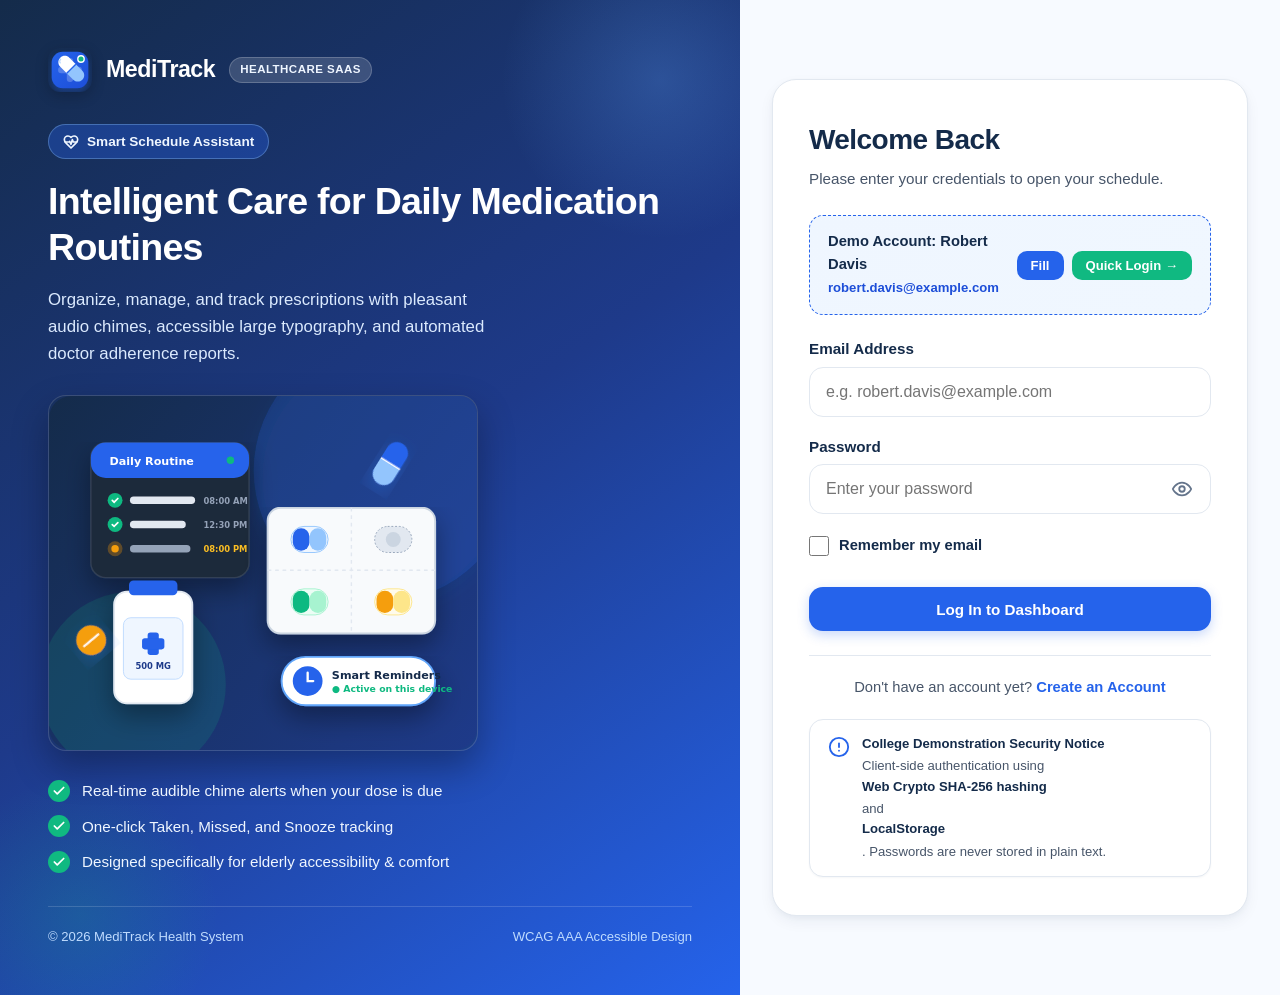
<file: login.html>
<!DOCTYPE html>
<html lang="en" data-font-size="normal">
<head>
  <meta charset="UTF-8">
  <meta name="viewport" content="width=device-width, initial-scale=1.0">
  <title>Sign In – MediTrack Healthcare</title>
  <meta name="description" content="Sign in to MediTrack – Smart Medicine Reminder to manage and track your daily prescriptions and healthcare routine.">
  <link rel="stylesheet" href="style.css">
  <link rel="icon" type="image/svg+xml" href="assets/images/logo.svg">
</head>
<body>

  <!-- Two-Column Healthcare SaaS Layout -->
  <div class="auth-split-container">

    <!-- Left Hero Showcase Pane -->
    <aside class="auth-hero-pane" aria-label="MediTrack Showcase">
      <div class="auth-hero-brand">
        <img src="assets/images/logo.svg" alt="MediTrack Logo" class="auth-hero-logo">
        <span class="auth-hero-brand-name">MediTrack</span>
        <span class="auth-hero-badge">Healthcare SaaS</span>
      </div>

      <div class="auth-hero-content">
        <div class="auth-hero-tag">
          <svg xmlns="http://www.w3.org/2000/svg" width="16" height="16" viewBox="0 0 24 24" fill="none" stroke="currentColor" stroke-width="2.5" stroke-linecap="round" stroke-linejoin="round"><path d="M19 14c1.49-1.46 3-3.21 3-5.5A5.5 5.5 0 0 0 16.5 3c-1.76 0-3 .5-4.5 2-1.5-1.5-2.74-2-4.5-2A5.5 5.5 0 0 0 2 8.5c0 2.3 1.5 4.05 3 5.5l7 7Z"/><path d="M3.22 12H9.5l.5-1 2 4.5 2-7 1.5 3.5h5.27"/></svg>
          Smart Schedule Assistant
        </div>

        <h1 class="auth-hero-title">Intelligent Care for Daily Medication Routines</h1>
        <p class="auth-hero-desc">
          Organize, manage, and track prescriptions with pleasant audio chimes, accessible large typography, and automated doctor adherence reports.
        </p>

        <!-- High-quality SVG Healthcare Graphic -->
        <div class="auth-hero-image-wrap">
          <img src="assets/images/medicine-illustration.svg" alt="Medicine Schedule Illustration">
        </div>

        <ul class="auth-feature-bullets">
          <li class="auth-feature-item">
            <span class="auth-feature-check">
              <svg xmlns="http://www.w3.org/2000/svg" width="14" height="14" viewBox="0 0 24 24" fill="none" stroke="currentColor" stroke-width="3" stroke-linecap="round" stroke-linejoin="round"><polyline points="20 6 9 17 4 12"/></svg>
            </span>
            Real-time audible chime alerts when your dose is due
          </li>
          <li class="auth-feature-item">
            <span class="auth-feature-check">
              <svg xmlns="http://www.w3.org/2000/svg" width="14" height="14" viewBox="0 0 24 24" fill="none" stroke="currentColor" stroke-width="3" stroke-linecap="round" stroke-linejoin="round"><polyline points="20 6 9 17 4 12"/></svg>
            </span>
            One-click Taken, Missed, and Snooze tracking
          </li>
          <li class="auth-feature-item">
            <span class="auth-feature-check">
              <svg xmlns="http://www.w3.org/2000/svg" width="14" height="14" viewBox="0 0 24 24" fill="none" stroke="currentColor" stroke-width="3" stroke-linecap="round" stroke-linejoin="round"><polyline points="20 6 9 17 4 12"/></svg>
            </span>
            Designed specifically for elderly accessibility & comfort
          </li>
        </ul>
      </div>

      <div class="auth-hero-footer">
        <span>© 2026 MediTrack Health System</span>
        <span>WCAG AAA Accessible Design</span>
      </div>
    </aside>

    <!-- Right Form Pane -->
    <main class="auth-form-pane">
      <div class="auth-card">
        
        <!-- Mobile Logo Header (visible on small screens) -->
        <div class="auth-card-mobile-brand">
          <img src="assets/images/logo.svg" alt="MediTrack Logo" width="36" height="36">
          <strong style="font-size: 1.3rem; color: var(--navy);">MediTrack</strong>
        </div>

        <div class="auth-header">
          <h2>Welcome Back</h2>
          <p>Please enter your credentials to open your schedule.</p>
        </div>

        <!-- Quick Demo Account Helper -->
        <div class="demo-account-box">
          <div class="demo-account-info">
            <strong>Demo Account: Robert Davis</strong>
            <span>robert.davis@example.com</span>
          </div>
          <div style="display: flex; gap: 8px; flex-shrink: 0;">
            <button type="button" class="btn-fill-demo" id="btnFillDemoLogin" title="Fill demo credentials">
              Fill
            </button>
            <button type="button" class="btn-fill-demo" id="btnQuickDemoLogin" style="background-color: var(--success);" title="Log in immediately as Robert Davis">
              Quick Login →
            </button>
          </div>
        </div>

        <!-- Alert Banners -->
        <div id="loginAlertBox" style="display: none;"></div>

        <!-- Login Form -->
        <form id="loginForm" class="auth-form" novalidate>
          <!-- Email Input -->
          <div class="form-group">
            <label class="form-label" for="loginEmail">
              <span>Email Address</span>
            </label>
            <div class="auth-input-wrapper">
              <input 
                type="email" 
                id="loginEmail" 
                class="auth-input" 
                placeholder="e.g. robert.davis@example.com" 
                autocomplete="email"
                required
              >
            </div>
            <span class="field-error-text" id="emailError">Please enter a valid email address.</span>
          </div>

          <!-- Password Input -->
          <div class="form-group">
            <label class="form-label" for="loginPassword">
              <span>Password</span>
            </label>
            <div class="auth-input-wrapper">
              <input 
                type="password" 
                id="loginPassword" 
                class="auth-input has-toggle" 
                placeholder="Enter your password" 
                autocomplete="current-password"
                required
              >
              <button 
                type="button" 
                class="btn-toggle-password" 
                id="btnTogglePassword" 
                aria-label="Toggle password visibility" 
                tabindex="-1"
              >
                <svg id="eyeIcon" xmlns="http://www.w3.org/2000/svg" width="22" height="22" viewBox="0 0 24 24" fill="none" stroke="currentColor" stroke-width="2" stroke-linecap="round" stroke-linejoin="round">
                  <path d="M2 12s3-7 10-7 10 7 10 7-3 7-10 7-10-7-10-7Z"/>
                  <circle cx="12" cy="12" r="3"/>
                </svg>
              </button>
            </div>
            <span class="field-error-text" id="passwordError">Please enter your password.</span>
          </div>

          <!-- Remember Me Checkbox -->
          <div class="auth-checkbox-row">
            <label class="custom-checkbox-label">
              <input type="checkbox" id="rememberMe">
              <span>Remember my email</span>
            </label>
          </div>

          <!-- Submit Button -->
          <button type="submit" class="btn btn-primary btn-auth-submit" id="btnLoginSubmit">
            Log In to Dashboard
          </button>
        </form>

        <!-- Navigation to Register -->
        <div class="auth-footer">
          Don't have an account yet? 
          <a href="register.html">Create an Account</a>
        </div>

        <!-- Educational Demonstration Security Notice -->
        <div class="edu-notice-card">
          <svg xmlns="http://www.w3.org/2000/svg" width="22" height="22" viewBox="0 0 24 24" fill="none" stroke="#2563EB" stroke-width="2" stroke-linecap="round" stroke-linejoin="round" style="flex-shrink: 0; margin-top: 2px;">
            <circle cx="12" cy="12" r="10"/>
            <line x1="12" x2="12" y1="8" y2="12"/>
            <line x1="12" x2="12.01" y1="16" y2="16"/>
          </svg>
          <div>
            <strong>College Demonstration Security Notice</strong>
            <span>
              Client-side authentication using <strong>Web Crypto SHA-256 hashing</strong> and <strong>LocalStorage</strong>. Passwords are never stored in plain text.
            </span>
          </div>
        </div>
      </div>
    </main>
  </div>

  <!-- Authentication Script -->
  <script src="auth.js"></script>
  <script>
    document.addEventListener('DOMContentLoaded', () => {
      // 1. If user is already authenticated, redirect to dashboard
      AuthManager.redirectIfLoggedIn();

      // 2. Pre-fill remembered email if present
      const remembered = AuthManager.getRememberedEmail();
      const emailInput = document.getElementById('loginEmail');
      const rememberCheckbox = document.getElementById('rememberMe');
      if (remembered && emailInput) {
        emailInput.value = remembered;
        if (rememberCheckbox) rememberCheckbox.checked = true;
      }

      // 3. Handle query parameters (e.g. ?logout=true or ?registered=true)
      const urlParams = new URLSearchParams(window.location.search);
      const alertBox = document.getElementById('loginAlertBox');

      if (urlParams.get('logout') === 'true') {
        showAlert('You have been logged out safely. Come back anytime!', 'info');
      } else if (urlParams.get('registered') === 'true') {
        showAlert('Account created successfully! Please log in with your credentials.', 'success');
      }

      // 4. Fill Demo Button & Quick Demo Login
      const btnFillDemo = document.getElementById('btnFillDemoLogin');
      if (btnFillDemo) {
        btnFillDemo.addEventListener('click', () => {
          emailInput.value = 'robert.davis@example.com';
          document.getElementById('loginPassword').value = 'Password123!';
          clearErrors();
        });
      }

      const btnQuickDemo = document.getElementById('btnQuickDemoLogin');
      if (btnQuickDemo) {
        btnQuickDemo.addEventListener('click', async () => {
          emailInput.value = 'robert.davis@example.com';
          document.getElementById('loginPassword').value = 'Password123!';
          clearErrors();
          showAlert('Logging in as Robert Davis...', 'info');
          try {
            await AuthManager.loginUser('robert.davis@example.com', 'Password123!', true);
            showAlert('Login successful! Directing to dashboard...', 'success');
            setTimeout(() => {
              window.location.replace('index.html');
            }, 500);
          } catch (err) {
            showAlert(err.message, 'danger');
          }
        });
      }

      // 5. Toggle Password Visibility
      const btnToggle = document.getElementById('btnTogglePassword');
      const passInput = document.getElementById('loginPassword');
      const eyeIcon = document.getElementById('eyeIcon');

      if (btnToggle && passInput) {
        btnToggle.addEventListener('click', () => {
          const isPass = passInput.type === 'password';
          passInput.type = isPass ? 'text' : 'password';
          btnToggle.setAttribute('aria-label', isPass ? 'Hide password' : 'Show password');
          
          if (isPass) {
            eyeIcon.innerHTML = `
              <path d="m2 2 20 20"/>
              <path d="M9.88 9.88a3 3 0 1 0 4.24 4.24"/>
              <path d="M10.73 5.08A10.43 10.43 0 0 1 12 5c7 0 10 7 10 7a13.16 13.16 0 0 1-1.67 2.68"/>
              <path d="M6.61 6.61A13.526 13.526 0 0 0 2 12s3 7 10 7a9.74 9.74 0 0 0 5.39-1.61"/>
            `;
          } else {
            eyeIcon.innerHTML = `
              <path d="M2 12s3-7 10-7 10 7 10 7-3 7-10 7-10-7-10-7Z"/>
              <circle cx="12" cy="12" r="3"/>
            `;
          }
        });
      }

      // 6. Form Submission
      const form = document.getElementById('loginForm');
      if (form) {
        form.addEventListener('submit', async (e) => {
          e.preventDefault();
          clearErrors();

          const email = emailInput.value.trim();
          const password = passInput.value;
          const remember = rememberCheckbox ? rememberCheckbox.checked : false;

          let hasError = false;

          if (!email) {
            showFieldError('emailError', 'Please enter your email address.');
            emailInput.classList.add('has-error');
            hasError = true;
          } else if (!/^[^\s@]+@[^\s@]+\.[^\s@]+$/.test(email)) {
            showFieldError('emailError', 'Please enter a valid email format (e.g. name@example.com).');
            emailInput.classList.add('has-error');
            hasError = true;
          }

          if (!password) {
            showFieldError('passwordError', 'Please enter your password.');
            passInput.classList.add('has-error');
            hasError = true;
          }

          if (hasError) return;

          const submitBtn = document.getElementById('btnLoginSubmit');
          const originalText = submitBtn.textContent;
          submitBtn.disabled = true;
          submitBtn.textContent = 'Verifying...';

          try {
            await AuthManager.loginUser(email, password, remember);
            showAlert('Login successful! Directing to dashboard...', 'success');
            setTimeout(() => {
              window.location.replace('index.html');
            }, 600);
          } catch (err) {
            submitBtn.disabled = false;
            submitBtn.textContent = originalText;
            showAlert(err.message, 'danger');
          }
        });
      }

      function showAlert(msg, type) {
        if (!alertBox) return;
        alertBox.className = `auth-alert auth-alert-${type}`;
        
        let iconSvg = '';
        if (type === 'danger') {
          iconSvg = `<svg class="auth-alert-icon" xmlns="http://www.w3.org/2000/svg" width="20" height="20" viewBox="0 0 24 24" fill="none" stroke="currentColor" stroke-width="2.5" stroke-linecap="round" stroke-linejoin="round"><circle cx="12" cy="12" r="10"/><line x1="12" x2="12" y1="8" y2="12"/><line x1="12" x2="12.01" y1="16" y2="16"/></svg>`;
        } else if (type === 'success') {
          iconSvg = `<svg class="auth-alert-icon" xmlns="http://www.w3.org/2000/svg" width="20" height="20" viewBox="0 0 24 24" fill="none" stroke="currentColor" stroke-width="2.5" stroke-linecap="round" stroke-linejoin="round"><path d="M22 11.08V12a10 10 0 1 1-5.93-9.14"/><polyline points="22 4 12 14.01 9 11.01"/></svg>`;
        } else {
          iconSvg = `<svg class="auth-alert-icon" xmlns="http://www.w3.org/2000/svg" width="20" height="20" viewBox="0 0 24 24" fill="none" stroke="currentColor" stroke-width="2" stroke-linecap="round" stroke-linejoin="round"><circle cx="12" cy="12" r="10"/><path d="M12 16v-4"/><path d="M12 8h.01"/></svg>`;
        }

        alertBox.innerHTML = `${iconSvg}<div>${msg}</div>`;
        alertBox.style.display = 'flex';
      }

      function showFieldError(elemId, msg) {
        const elem = document.getElementById(elemId);
        if (elem) {
          elem.textContent = msg;
          elem.classList.add('active');
        }
      }

      function clearErrors() {
        if (alertBox) alertBox.style.display = 'none';
        document.querySelectorAll('.field-error-text').forEach(el => el.classList.remove('active'));
        document.querySelectorAll('.auth-input').forEach(el => el.classList.remove('has-error'));
      }
    });
  </script>
</body>
</html>
</file>
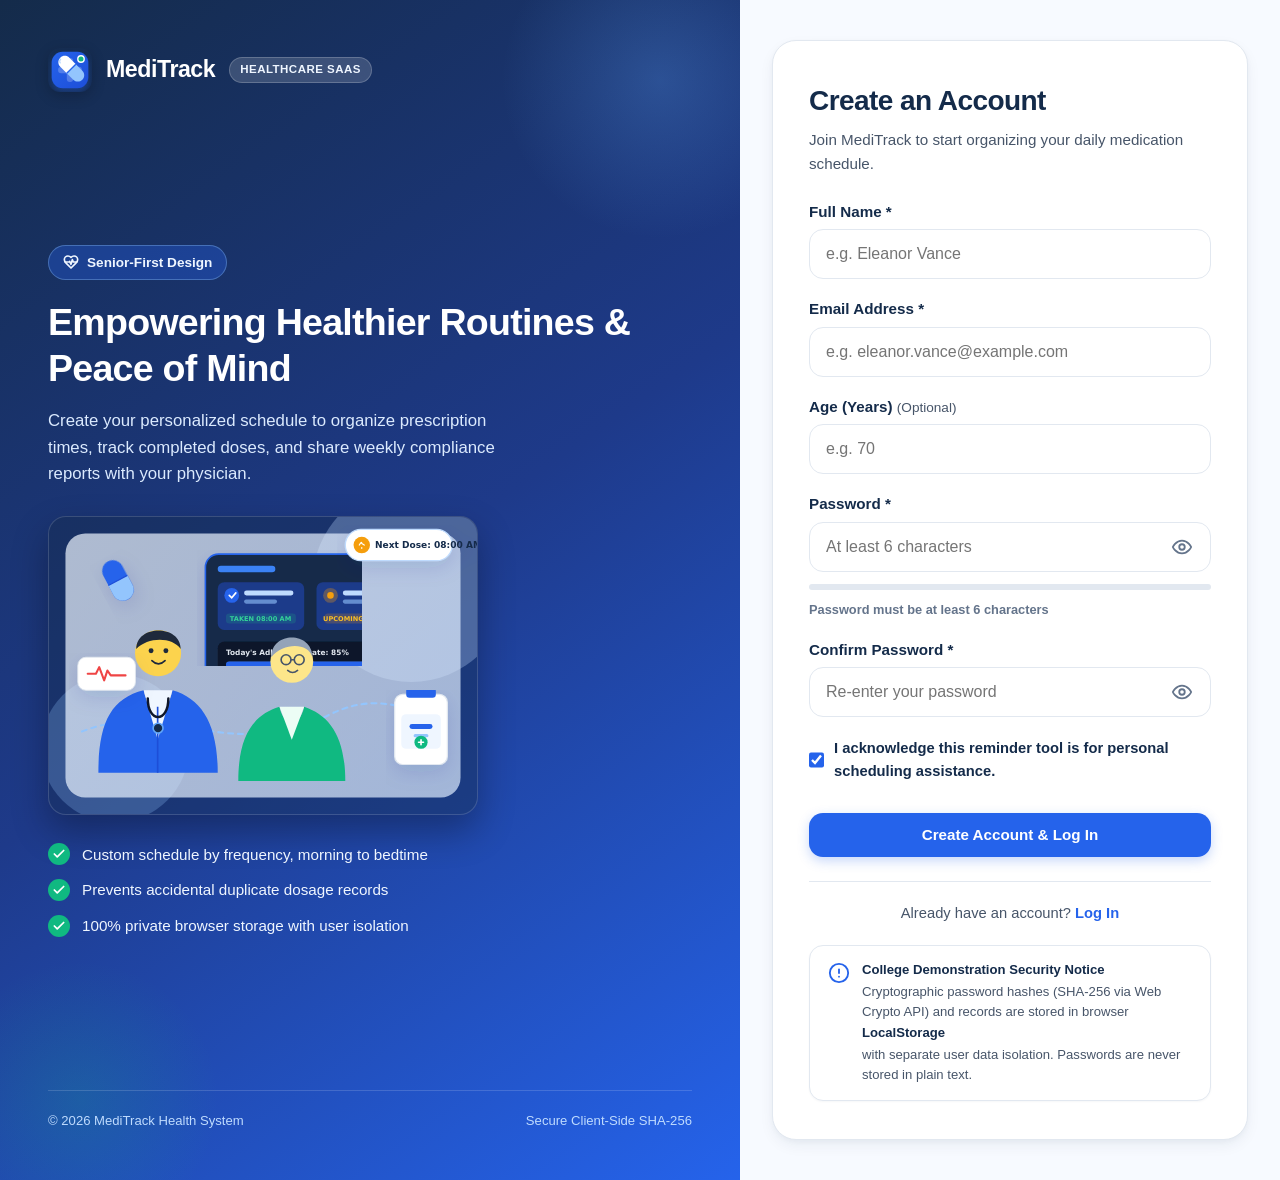
<file: register.html>
<!DOCTYPE html>
<html lang="en" data-font-size="normal">
<head>
  <meta charset="UTF-8">
  <meta name="viewport" content="width=device-width, initial-scale=1.0">
  <title>Create an Account – MediTrack Healthcare</title>
  <meta name="description" content="Register for MediTrack – Smart Medicine Reminder to manage prescriptions, set up timely reminders, and maintain healthcare routines.">
  <link rel="stylesheet" href="style.css">
  <link rel="icon" type="image/svg+xml" href="assets/images/logo.svg">
</head>
<body>

  <!-- Two-Column Healthcare SaaS Layout -->
  <div class="auth-split-container">

    <!-- Left Hero Showcase Pane -->
    <aside class="auth-hero-pane" aria-label="MediTrack Registration Showcase">
      <div class="auth-hero-brand">
        <img src="assets/images/logo.svg" alt="MediTrack Logo" class="auth-hero-logo">
        <span class="auth-hero-brand-name">MediTrack</span>
        <span class="auth-hero-badge">Healthcare SaaS</span>
      </div>

      <div class="auth-hero-content">
        <div class="auth-hero-tag">
          <svg xmlns="http://www.w3.org/2000/svg" width="16" height="16" viewBox="0 0 24 24" fill="none" stroke="currentColor" stroke-width="2.5" stroke-linecap="round" stroke-linejoin="round"><path d="M19 14c1.49-1.46 3-3.21 3-5.5A5.5 5.5 0 0 0 16.5 3c-1.76 0-3 .5-4.5 2-1.5-1.5-2.74-2-4.5-2A5.5 5.5 0 0 0 2 8.5c0 2.3 1.5 4.05 3 5.5l7 7Z"/><path d="M3.22 12H9.5l.5-1 2 4.5 2-7 1.5 3.5h5.27"/></svg>
          Senior-First Design
        </div>

        <h1 class="auth-hero-title">Empowering Healthier Routines & Peace of Mind</h1>
        <p class="auth-hero-desc">
          Create your personalized schedule to organize prescription times, track completed doses, and share weekly compliance reports with your physician.
        </p>

        <!-- High-quality SVG Healthcare Graphic -->
        <div class="auth-hero-image-wrap">
          <img src="assets/images/healthcare-hero.svg" alt="Healthcare Hero Graphic">
        </div>

        <ul class="auth-feature-bullets">
          <li class="auth-feature-item">
            <span class="auth-feature-check">
              <svg xmlns="http://www.w3.org/2000/svg" width="14" height="14" viewBox="0 0 24 24" fill="none" stroke="currentColor" stroke-width="3" stroke-linecap="round" stroke-linejoin="round"><polyline points="20 6 9 17 4 12"/></svg>
            </span>
            Custom schedule by frequency, morning to bedtime
          </li>
          <li class="auth-feature-item">
            <span class="auth-feature-check">
              <svg xmlns="http://www.w3.org/2000/svg" width="14" height="14" viewBox="0 0 24 24" fill="none" stroke="currentColor" stroke-width="3" stroke-linecap="round" stroke-linejoin="round"><polyline points="20 6 9 17 4 12"/></svg>
            </span>
            Prevents accidental duplicate dosage records
          </li>
          <li class="auth-feature-item">
            <span class="auth-feature-check">
              <svg xmlns="http://www.w3.org/2000/svg" width="14" height="14" viewBox="0 0 24 24" fill="none" stroke="currentColor" stroke-width="3" stroke-linecap="round" stroke-linejoin="round"><polyline points="20 6 9 17 4 12"/></svg>
            </span>
            100% private browser storage with user isolation
          </li>
        </ul>
      </div>

      <div class="auth-hero-footer">
        <span>© 2026 MediTrack Health System</span>
        <span>Secure Client-Side SHA-256</span>
      </div>
    </aside>

    <!-- Right Form Pane -->
    <main class="auth-form-pane">
      <div class="auth-card">

        <!-- Mobile Logo Header (visible on small screens) -->
        <div class="auth-card-mobile-brand">
          <img src="assets/images/logo.svg" alt="MediTrack Logo" width="36" height="36">
          <strong style="font-size: 1.3rem; color: var(--navy);">MediTrack</strong>
        </div>

        <div class="auth-header">
          <h2>Create an Account</h2>
          <p>Join MediTrack to start organizing your daily medication schedule.</p>
        </div>

        <!-- Alert Banners -->
        <div id="registerAlertBox" style="display: none;"></div>

        <!-- Registration Form -->
        <form id="registerForm" class="auth-form" novalidate>
          <!-- Full Name -->
          <div class="form-group">
            <label class="form-label" for="regName">
              <span>Full Name *</span>
            </label>
            <div class="auth-input-wrapper">
              <input 
                type="text" 
                id="regName" 
                class="auth-input" 
                placeholder="e.g. Eleanor Vance" 
                autocomplete="name"
                required
              >
            </div>
            <span class="field-error-text" id="nameError">Please enter your full name (minimum 2 characters).</span>
          </div>

          <!-- Email Address -->
          <div class="form-group">
            <label class="form-label" for="regEmail">
              <span>Email Address *</span>
            </label>
            <div class="auth-input-wrapper">
              <input 
                type="email" 
                id="regEmail" 
                class="auth-input" 
                placeholder="e.g. eleanor.vance@example.com" 
                autocomplete="email"
                required
              >
            </div>
            <span class="field-error-text" id="emailError">Please enter a valid email address.</span>
          </div>

          <!-- Age (Optional) -->
          <div class="form-group">
            <label class="form-label" for="regAge">
              <span>Age (Years) <span style="font-weight: normal; font-size: 0.85rem; color: var(--text-muted);">(Optional)</span></span>
            </label>
            <div class="auth-input-wrapper">
              <input 
                type="number" 
                id="regAge" 
                class="auth-input" 
                placeholder="e.g. 70" 
                min="1" 
                max="120"
              >
            </div>
          </div>

          <!-- Password -->
          <div class="form-group">
            <label class="form-label" for="regPassword">
              <span>Password *</span>
            </label>
            <div class="auth-input-wrapper">
              <input 
                type="password" 
                id="regPassword" 
                class="auth-input has-toggle" 
                placeholder="At least 6 characters" 
                autocomplete="new-password"
                required
              >
              <button 
                type="button" 
                class="btn-toggle-password" 
                id="btnToggleRegPassword" 
                aria-label="Toggle password visibility" 
                tabindex="-1"
              >
                <svg id="regEyeIcon" xmlns="http://www.w3.org/2000/svg" width="22" height="22" viewBox="0 0 24 24" fill="none" stroke="currentColor" stroke-width="2" stroke-linecap="round" stroke-linejoin="round">
                  <path d="M2 12s3-7 10-7 10 7 10 7-3 7-10 7-10-7-10-7Z"/>
                  <circle cx="12" cy="12" r="3"/>
                </svg>
              </button>
            </div>
            <!-- Password Strength Indicator -->
            <div class="password-strength-bar">
              <div class="password-strength-fill" id="strengthFill"></div>
            </div>
            <div class="password-strength-text" id="strengthText">Password must be at least 6 characters</div>
            <span class="field-error-text" id="passwordError">Password must be at least 6 characters long.</span>
          </div>

          <!-- Confirm Password -->
          <div class="form-group">
            <label class="form-label" for="regConfirmPassword">
              <span>Confirm Password *</span>
            </label>
            <div class="auth-input-wrapper">
              <input 
                type="password" 
                id="regConfirmPassword" 
                class="auth-input has-toggle" 
                placeholder="Re-enter your password" 
                autocomplete="new-password"
                required
              >
              <button 
                type="button" 
                class="btn-toggle-password" 
                id="btnToggleConfirmPassword" 
                aria-label="Toggle confirm password visibility" 
                tabindex="-1"
              >
                <svg id="confirmEyeIcon" xmlns="http://www.w3.org/2000/svg" width="22" height="22" viewBox="0 0 24 24" fill="none" stroke="currentColor" stroke-width="2" stroke-linecap="round" stroke-linejoin="round">
                  <path d="M2 12s3-7 10-7 10 7 10 7-3 7-10 7-10-7-10-7Z"/>
                  <circle cx="12" cy="12" r="3"/>
                </svg>
              </button>
            </div>
            <span class="field-error-text" id="confirmPasswordError">Passwords do not match.</span>
          </div>

          <!-- Terms / Safe Usage Acknowledgement -->
          <div class="auth-checkbox-row">
            <label class="custom-checkbox-label">
              <input type="checkbox" id="acceptTerms" required checked>
              <span>I acknowledge this reminder tool is for personal scheduling assistance.</span>
            </label>
            <span class="field-error-text" id="termsError">Please accept the acknowledgement to proceed.</span>
          </div>

          <!-- Submit Button -->
          <button type="submit" class="btn btn-primary btn-auth-submit" id="btnRegisterSubmit">
            Create Account & Log In
          </button>
        </form>

        <!-- Navigation to Login -->
        <div class="auth-footer">
          Already have an account? 
          <a href="login.html">Log In</a>
        </div>

        <!-- Educational Demonstration Security Notice -->
        <div class="edu-notice-card">
          <svg xmlns="http://www.w3.org/2000/svg" width="22" height="22" viewBox="0 0 24 24" fill="none" stroke="#2563EB" stroke-width="2" stroke-linecap="round" stroke-linejoin="round" style="flex-shrink: 0; margin-top: 2px;">
            <circle cx="12" cy="12" r="10"/>
            <line x1="12" x2="12" y1="8" y2="12"/>
            <line x1="12" x2="12.01" y1="16" y2="16"/>
          </svg>
          <div>
            <strong>College Demonstration Security Notice</strong>
            <span>
              Cryptographic password hashes (SHA-256 via Web Crypto API) and records are stored in browser <strong>LocalStorage</strong> with separate user data isolation. Passwords are never stored in plain text.
            </span>
          </div>
        </div>
      </div>
    </main>
  </div>

  <!-- Authentication Script -->
  <script src="auth.js"></script>
  <script>
    document.addEventListener('DOMContentLoaded', () => {
      // 1. If user is already authenticated, redirect to dashboard
      AuthManager.redirectIfLoggedIn();

      const form = document.getElementById('registerForm');
      const nameInput = document.getElementById('regName');
      const emailInput = document.getElementById('regEmail');
      const ageInput = document.getElementById('regAge');
      const passInput = document.getElementById('regPassword');
      const confirmInput = document.getElementById('regConfirmPassword');
      const termsCheckbox = document.getElementById('acceptTerms');
      const alertBox = document.getElementById('registerAlertBox');

      // 2. Real-time Password Strength Check
      const strengthFill = document.getElementById('strengthFill');
      const strengthText = document.getElementById('strengthText');

      if (passInput) {
        passInput.addEventListener('input', () => {
          const val = passInput.value;
          let score = 0;
          if (val.length >= 6) score++;
          if (val.length >= 9) score++;
          if (/[A-Z]/.test(val) && /[a-z]/.test(val)) score++;
          if (/[0-9]/.test(val) || /[^A-Za-z0-9]/.test(val)) score++;

          if (val.length === 0) {
            strengthFill.style.width = '0%';
            strengthFill.style.backgroundColor = 'transparent';
            strengthText.textContent = 'Password must be at least 6 characters';
            strengthText.style.color = 'var(--text-subtle)';
          } else if (val.length < 6) {
            strengthFill.style.width = '25%';
            strengthFill.style.backgroundColor = 'var(--danger)';
            strengthText.textContent = 'Too short (min 6 characters)';
            strengthText.style.color = 'var(--danger)';
          } else if (score <= 2) {
            strengthFill.style.width = '50%';
            strengthFill.style.backgroundColor = 'var(--warning)';
            strengthText.textContent = 'Moderate password strength';
            strengthText.style.color = 'var(--warning)';
          } else {
            strengthFill.style.width = '100%';
            strengthFill.style.backgroundColor = 'var(--success)';
            strengthText.textContent = 'Strong password!';
            strengthText.style.color = 'var(--success)';
          }
        });
      }

      // 3. Password visibility toggle helpers
      setupToggle('btnToggleRegPassword', 'regPassword', 'regEyeIcon');
      setupToggle('btnToggleConfirmPassword', 'regConfirmPassword', 'confirmEyeIcon');

      function setupToggle(btnId, inputId, iconId) {
        const btn = document.getElementById(btnId);
        const inp = document.getElementById(inputId);
        const icon = document.getElementById(iconId);
        if (btn && inp && icon) {
          btn.addEventListener('click', () => {
            const isPass = inp.type === 'password';
            inp.type = isPass ? 'text' : 'password';
            btn.setAttribute('aria-label', isPass ? 'Hide password' : 'Show password');
            if (isPass) {
              icon.innerHTML = `
                <path d="m2 2 20 20"/>
                <path d="M9.88 9.88a3 3 0 1 0 4.24 4.24"/>
                <path d="M10.73 5.08A10.43 10.43 0 0 1 12 5c7 0 10 7 10 7a13.16 13.16 0 0 1-1.67 2.68"/>
                <path d="M6.61 6.61A13.526 13.526 0 0 0 2 12s3 7 10 7a9.74 9.74 0 0 0 5.39-1.61"/>
              `;
            } else {
              icon.innerHTML = `
                <path d="M2 12s3-7 10-7 10 7 10 7-3 7-10 7-10-7-10-7Z"/>
                <circle cx="12" cy="12" r="3"/>
              `;
            }
          });
        }
      }

      // 4. Form Submission & Validation
      if (form) {
        form.addEventListener('submit', async (e) => {
          e.preventDefault();
          clearErrors();

          const name = nameInput.value.trim();
          const email = emailInput.value.trim();
          const age = ageInput.value.trim();
          const password = passInput.value;
          const confirmPassword = confirmInput.value;

          let hasError = false;

          // Validate Name
          if (!name || name.length < 2) {
            showFieldError('nameError', 'Please enter your full name (at least 2 characters).');
            nameInput.classList.add('has-error');
            hasError = true;
          }

          // Validate Email
          const emailRegex = /^[^\s@]+@[^\s@]+\.[^\s@]+$/;
          if (!email || !emailRegex.test(email)) {
            showFieldError('emailError', 'Please enter a valid email address (e.g. name@example.com).');
            emailInput.classList.add('has-error');
            hasError = true;
          }

          // Validate Password
          if (!password || password.length < 6) {
            showFieldError('passwordError', 'Password must be at least 6 characters long.');
            passInput.classList.add('has-error');
            hasError = true;
          }

          // Validate Confirm Password
          if (password !== confirmPassword) {
            showFieldError('confirmPasswordError', 'Passwords do not match. Please verify.');
            confirmInput.classList.add('has-error');
            hasError = true;
          }

          // Validate Terms Checkbox
          if (!termsCheckbox.checked) {
            showFieldError('termsError', 'Please acknowledge the assistance notice to proceed.');
            hasError = true;
          }

          if (hasError) return;

          const submitBtn = document.getElementById('btnRegisterSubmit');
          const originalText = submitBtn.textContent;
          submitBtn.disabled = true;
          submitBtn.textContent = 'Creating Account...';

          try {
            await AuthManager.registerUser({
              name,
              email,
              password,
              age
            });

            showAlert('Account created successfully! Redirecting to your dashboard...', 'success');
            setTimeout(() => {
              window.location.replace('index.html');
            }, 700);
          } catch (err) {
            submitBtn.disabled = false;
            submitBtn.textContent = originalText;
            showAlert(err.message, 'danger');
          }
        });
      }

      function showAlert(msg, type) {
        if (!alertBox) return;
        alertBox.className = `auth-alert auth-alert-${type}`;
        
        let iconSvg = '';
        if (type === 'danger') {
          iconSvg = `<svg class="auth-alert-icon" xmlns="http://www.w3.org/2000/svg" width="20" height="20" viewBox="0 0 24 24" fill="none" stroke="currentColor" stroke-width="2.5" stroke-linecap="round" stroke-linejoin="round"><circle cx="12" cy="12" r="10"/><line x1="12" x2="12" y1="8" y2="12"/><line x1="12" x2="12.01" y1="16" y2="16"/></svg>`;
        } else if (type === 'success') {
          iconSvg = `<svg class="auth-alert-icon" xmlns="http://www.w3.org/2000/svg" width="20" height="20" viewBox="0 0 24 24" fill="none" stroke="currentColor" stroke-width="2.5" stroke-linecap="round" stroke-linejoin="round"><path d="M22 11.08V12a10 10 0 1 1-5.93-9.14"/><polyline points="22 4 12 14.01 9 11.01"/></svg>`;
        } else {
          iconSvg = `<svg class="auth-alert-icon" xmlns="http://www.w3.org/2000/svg" width="20" height="20" viewBox="0 0 24 24" fill="none" stroke="currentColor" stroke-width="2" stroke-linecap="round" stroke-linejoin="round"><circle cx="12" cy="12" r="10"/><path d="M12 16v-4"/><path d="M12 8h.01"/></svg>`;
        }

        alertBox.innerHTML = `${iconSvg}<div>${msg}</div>`;
        alertBox.style.display = 'flex';
      }

      function showFieldError(elemId, msg) {
        const elem = document.getElementById(elemId);
        if (elem) {
          elem.textContent = msg;
          elem.classList.add('active');
        }
      }

      function clearErrors() {
        if (alertBox) alertBox.style.display = 'none';
        document.querySelectorAll('.field-error-text').forEach(el => el.classList.remove('active'));
        document.querySelectorAll('.auth-input').forEach(el => el.classList.remove('has-error'));
      }
    });
  </script>
</body>
</html>
</file>
<file: style.css>
/* ==========================================================================
   MediTrack – Smart Medicine Reminder
   Design Direction: Premium Healthcare SaaS Product
   Color Palette:
     - Primary: #2563EB (Royal SaaS Blue)
     - Dark Navy: #142B4A (Deep Medical Navy)
     - Light Blue: #EFF6FF (Soft Tint)
     - Background: #F7FAFF (Crisp Clean SaaS Background)
     - White Cards: #FFFFFF
     - Green (Completed): #10B981
     - Orange (Upcoming): #F59E0B
     - Red (Missed): #EF4444
   ========================================================================== */

:root {
  /* Brand Primary Colors */
  --primary: #2563EB;        /* Royal SaaS Blue */
  --primary-hover: #1D4ED8;  /* Blue 700 */
  --primary-dark: #1E40AF;   /* Blue 800 */
  --primary-light: #EFF6FF;  /* Blue 50 - Healthcare Soft Tint */
  --primary-subtle: #F0F7FF;
  --primary-border: #DBEAFE; /* Blue 200 */
  --primary-ring: rgba(37, 99, 235, 0.2);

  /* Deep Medical Navy */
  --navy: #142B4A;
  --navy-light: #1E3A8A;
  --navy-subtle: #1E293B;
  --navy-border: #2A4365;

  /* Status Colors */
  --success: #10B981;        /* Emerald 500 - Completed / Taken */
  --success-hover: #059669;  /* Emerald 600 */
  --success-bg: #ECFDF5;     /* Emerald 50 */
  --success-border: #A7F3D0; /* Emerald 200 */
  --success-text: #065F46;

  --warning: #F59E0B;        /* Amber 500 - Upcoming / Pending */
  --warning-hover: #D97706;  /* Amber 600 */
  --warning-bg: #FFFBEB;     /* Amber 50 */
  --warning-border: #FDE68A; /* Amber 200 */
  --warning-text: #92400E;

  --danger: #EF4444;         /* Red 500 - Missed */
  --danger-hover: #DC2626;   /* Red 600 */
  --danger-bg: #FEF2F2;      /* Red 50 */
  --danger-border: #FECACA;  /* Red 200 */
  --danger-text: #991B1B;

  --info: #0EA5E9;
  --info-bg: #F0F9FF;

  /* SaaS Backgrounds & Neutrals */
  --bg-page: #F7FAFF;        /* Crisp modern SaaS background */
  --bg-card: #FFFFFF;        /* Pure white cards */
  --bg-muted: #F1F5F9;       /* Slate 100 */
  --bg-input: #FFFFFF;

  --text-main: #142B4A;      /* Deep Navy - High Contrast & Sharp Readability */
  --text-body: #1E293B;      /* Slate 800 */
  --text-muted: #475569;     /* Slate 600 */
  --text-subtle: #64748B;    /* Slate 500 */

  --border-color: #E2E8F0;   /* Slate 200 */
  --border-light: #F1F5F9;

  /* Tag Colors */
  --color-blue: #2563EB;
  --color-teal: #0D9488;
  --color-amber: #D97706;
  --color-purple: #7C3AED;
  --color-rose: #E11D48;
  --color-cyan: #0284C7;

  /* Modern SaaS Shadows & Radii */
  --radius-xs: 6px;
  --radius-sm: 10px;
  --radius-md: 14px;
  --radius-lg: 18px;
  --radius-xl: 24px;
  --radius-full: 9999px;

  --shadow-xs: 0 1px 2px rgba(20, 43, 74, 0.04);
  --shadow-sm: 0 2px 4px rgba(20, 43, 74, 0.05);
  --shadow-md: 0 6px 16px -2px rgba(20, 43, 74, 0.07), 0 2px 6px -1px rgba(20, 43, 74, 0.04);
  --shadow-lg: 0 14px 28px -4px rgba(20, 43, 74, 0.09), 0 6px 12px -2px rgba(20, 43, 74, 0.05);
  --shadow-card: 0 4px 14px rgba(20, 43, 74, 0.05);
  --shadow-glow: 0 0 24px rgba(37, 99, 235, 0.18);

  /* Typography */
  --font-base-size: 16px;
  --font-family: -apple-system, BlinkMacSystemFont, "Inter", "Segoe UI", Roboto, "Helvetica Neue", Arial, sans-serif;
  --transition-smooth: all 0.2s cubic-bezier(0.16, 1, 0.3, 1);
}

/* Accessibility: Font Scaling */
html[data-font-size="large"] {
  --font-base-size: 18.5px;
}
html[data-font-size="xlarge"] {
  --font-base-size: 21px;
}

/* Accessibility: High Contrast Mode */
body.high-contrast {
  --bg-page: #FFFFFF;
  --bg-card: #FFFFFF;
  --text-main: #000000;
  --text-body: #000000;
  --text-muted: #142B4A;
  --text-subtle: #1E293B;
  --border-color: #142B4A;
  --primary: #1D4ED8;
  --primary-light: #EFF6FF;
  --success: #047857;
  --danger: #B91C1C;
  --shadow-card: 0 0 0 2px #142B4A !important;
  --shadow-md: 0 0 0 2px #142B4A !important;
}

body.high-contrast .card,
body.high-contrast .medicine-card,
body.high-contrast .reminder-card,
body.high-contrast .dose-tracker-card,
body.high-contrast .auth-card {
  border: 2px solid #142B4A !important;
}

/* ==========================================================================
   Base & Reset
   ========================================================================== */
*, *::before, *::after {
  box-sizing: border-box;
  margin: 0;
  padding: 0;
}

body {
  font-family: var(--font-family);
  font-size: var(--font-base-size);
  line-height: 1.55;
  color: var(--text-body);
  background-color: var(--bg-page);
  -webkit-font-smoothing: antialiased;
  min-height: 100vh;
}

:focus-visible {
  outline: 3px solid var(--primary);
  outline-offset: 3px;
}

/* App Layout */
.app-layout {
  display: flex;
  min-height: 100vh;
  width: 100%;
}

/* ==========================================================================
   Two-Column Login & Registration SaaS Layout
   ========================================================================== */
.auth-split-container {
  display: flex;
  min-height: 100vh;
  width: 100%;
  background-color: var(--bg-page);
}

/* Left Hero Showcase Pane (Desktop) */
.auth-hero-pane {
  flex: 1.15;
  background: linear-gradient(145deg, #142B4A 0%, #1E3A8A 50%, #2563EB 100%);
  color: #FFFFFF;
  padding: 48px;
  display: flex;
  flex-direction: column;
  justify-content: space-between;
  position: relative;
  overflow: hidden;
}

.auth-hero-pane::before {
  content: '';
  position: absolute;
  top: -80px;
  right: -80px;
  width: 320px;
  height: 320px;
  border-radius: 50%;
  background: radial-gradient(circle, rgba(96, 165, 250, 0.25) 0%, transparent 70%);
  pointer-events: none;
}

.auth-hero-pane::after {
  content: '';
  position: absolute;
  bottom: -60px;
  left: -60px;
  width: 280px;
  height: 280px;
  border-radius: 50%;
  background: radial-gradient(circle, rgba(16, 185, 129, 0.18) 0%, transparent 70%);
  pointer-events: none;
}

.auth-hero-brand {
  display: flex;
  align-items: center;
  gap: 14px;
  z-index: 2;
}

.auth-hero-logo {
  width: 44px;
  height: 44px;
  border-radius: 12px;
  box-shadow: 0 4px 14px rgba(0, 0, 0, 0.2);
}

.auth-hero-brand-name {
  font-size: 1.45rem;
  font-weight: 800;
  color: #FFFFFF;
  letter-spacing: -0.02em;
}

.auth-hero-badge {
  background: rgba(255, 255, 255, 0.16);
  backdrop-filter: blur(8px);
  color: #EFF6FF;
  font-size: 0.72rem;
  font-weight: 700;
  padding: 3px 10px;
  border-radius: 999px;
  letter-spacing: 0.04em;
  text-transform: uppercase;
  border: 1px solid rgba(255, 255, 255, 0.2);
}

.auth-hero-content {
  margin: 32px 0;
  z-index: 2;
}

.auth-hero-tag {
  display: inline-flex;
  align-items: center;
  gap: 8px;
  background: rgba(37, 99, 235, 0.35);
  border: 1px solid rgba(147, 197, 253, 0.35);
  color: #EFF6FF;
  padding: 6px 14px;
  border-radius: 999px;
  font-size: 0.85rem;
  font-weight: 600;
  margin-bottom: 20px;
}

.auth-hero-title {
  font-size: 2.35rem;
  font-weight: 800;
  line-height: 1.22;
  color: #FFFFFF;
  margin-bottom: 16px;
  letter-spacing: -0.02em;
}

.auth-hero-desc {
  font-size: 1.05rem;
  line-height: 1.6;
  color: #DBEAFE;
  max-width: 460px;
  margin-bottom: 28px;
}

.auth-hero-image-wrap {
  width: 100%;
  max-width: 430px;
  border-radius: var(--radius-lg);
  overflow: hidden;
  box-shadow: 0 16px 36px rgba(0, 0, 0, 0.3);
  border: 1px solid rgba(255, 255, 255, 0.15);
  margin-bottom: 28px;
  background: rgba(20, 43, 74, 0.4);
}

.auth-hero-image-wrap img {
  width: 100%;
  height: auto;
  display: block;
}

.auth-feature-bullets {
  list-style: none;
  display: flex;
  flex-direction: column;
  gap: 12px;
}

.auth-feature-item {
  display: flex;
  align-items: center;
  gap: 12px;
  font-size: 0.95rem;
  color: #EFF6FF;
  font-weight: 500;
}

.auth-feature-check {
  width: 22px;
  height: 22px;
  border-radius: 50%;
  background: #10B981;
  color: #FFFFFF;
  display: flex;
  align-items: center;
  justify-content: center;
  flex-shrink: 0;
}

.auth-hero-footer {
  display: flex;
  align-items: center;
  justify-content: space-between;
  padding-top: 20px;
  border-top: 1px solid rgba(255, 255, 255, 0.15);
  font-size: 0.82rem;
  color: #BFDBFE;
  z-index: 2;
}

/* Right Form Pane */
.auth-form-pane {
  flex: 0.85;
  display: flex;
  align-items: center;
  justify-content: center;
  padding: 40px 32px;
  overflow-y: auto;
}

.auth-card {
  background-color: var(--bg-card);
  border: 1px solid var(--border-color);
  border-radius: var(--radius-xl);
  padding: 38px 36px;
  box-shadow: var(--shadow-md);
  width: 100%;
  max-width: 480px;
  transition: var(--transition-smooth);
}

.auth-card-mobile-brand {
  display: none;
  align-items: center;
  gap: 10px;
  margin-bottom: 24px;
}

.auth-header {
  margin-bottom: 24px;
}

.auth-header h2 {
  font-size: 1.75rem;
  font-weight: 800;
  color: var(--text-main);
  letter-spacing: -0.02em;
  margin-bottom: 6px;
}

.auth-header p {
  font-size: 0.95rem;
  color: var(--text-muted);
}

/* One-Click Demo Helper */
.demo-account-box {
  background: linear-gradient(135deg, #EFF6FF 0%, #F0F7FF 100%);
  border: 1.5px dashed var(--primary);
  border-radius: var(--radius-md);
  padding: 14px 18px;
  margin-bottom: 22px;
  display: flex;
  align-items: center;
  justify-content: space-between;
  gap: 12px;
}

.demo-account-info strong {
  display: block;
  font-size: 0.92rem;
  color: var(--text-main);
  font-weight: 700;
}

.demo-account-info span {
  font-size: 0.82rem;
  color: var(--primary-hover);
  font-weight: 600;
}

.btn-fill-demo {
  background-color: var(--primary);
  color: #FFFFFF;
  border: none;
  padding: 7px 14px;
  border-radius: var(--radius-sm);
  font-size: 0.82rem;
  font-weight: 700;
  cursor: pointer;
  white-space: nowrap;
  transition: var(--transition-smooth);
}

.btn-fill-demo:hover {
  background-color: var(--primary-hover);
  transform: translateY(-1px);
}

/* Form Groups & Inputs */
.auth-form {
  display: flex;
  flex-direction: column;
  gap: 18px;
}

.form-group {
  display: flex;
  flex-direction: column;
  gap: 6px;
}

.form-label {
  font-size: 0.95rem;
  font-weight: 700;
  color: var(--text-main);
  display: flex;
  align-items: center;
  justify-content: space-between;
}

.auth-input-wrapper {
  position: relative;
  display: flex;
  align-items: center;
}

.auth-input,
.form-input,
.form-select,
.form-textarea {
  width: 100%;
  height: 50px;
  padding: 11px 16px;
  font-size: 1rem;
  border: 1.5px solid var(--border-color);
  border-radius: var(--radius-md);
  background-color: var(--bg-card);
  color: var(--text-main);
  font-family: inherit;
  transition: var(--transition-smooth);
}

.form-textarea {
  height: auto;
  resize: vertical;
}

.auth-input:focus,
.form-input:focus,
.form-select:focus,
.form-textarea:focus {
  border-color: var(--primary);
  box-shadow: 0 0 0 4px var(--primary-ring);
  outline: none;
}

.auth-input.has-error {
  border-color: var(--danger);
  background-color: var(--danger-bg);
}

.auth-input.has-toggle {
  padding-right: 48px;
}

.btn-toggle-password {
  position: absolute;
  right: 12px;
  background: transparent;
  border: none;
  cursor: pointer;
  color: var(--text-subtle);
  display: flex;
  align-items: center;
  justify-content: center;
  padding: 6px;
  transition: color 0.15s ease;
}

.btn-toggle-password:hover {
  color: var(--primary);
}

.field-error-text {
  font-size: 0.82rem;
  font-weight: 600;
  color: var(--danger);
  display: none;
  margin-top: 4px;
}

.field-error-text.active {
  display: block;
}

.auth-checkbox-row {
  display: flex;
  align-items: center;
  justify-content: space-between;
  margin: 2px 0 6px 0;
  flex-wrap: wrap;
  gap: 10px;
}

.custom-checkbox-label {
  display: inline-flex;
  align-items: center;
  gap: 10px;
  cursor: pointer;
  font-size: 0.92rem;
  font-weight: 600;
  color: var(--text-main);
}

.custom-checkbox-label input[type="checkbox"] {
  width: 20px;
  height: 20px;
  accent-color: var(--primary);
  cursor: pointer;
}

.btn-auth-submit {
  width: 100%;
  min-height: 52px;
  font-size: 1.05rem;
  font-weight: 800;
  border-radius: var(--radius-md);
  margin-top: 6px;
  background-color: var(--primary);
  color: #FFFFFF;
  box-shadow: 0 4px 14px rgba(37, 99, 235, 0.28);
}

.btn-auth-submit:hover {
  background-color: var(--primary-hover);
  box-shadow: 0 6px 18px rgba(37, 99, 235, 0.35);
}

.auth-footer {
  margin-top: 24px;
  padding-top: 20px;
  border-top: 1px solid var(--border-color);
  text-align: center;
  font-size: 0.92rem;
  color: var(--text-muted);
}

.auth-footer a {
  color: var(--primary);
  font-weight: 700;
  text-decoration: none;
}

.auth-footer a:hover {
  text-decoration: underline;
  color: var(--primary-hover);
}

/* Alert Banners */
.auth-alert {
  padding: 12px 16px;
  border-radius: var(--radius-md);
  margin-bottom: 20px;
  display: flex;
  align-items: flex-start;
  gap: 10px;
  font-size: 0.92rem;
  line-height: 1.45;
  animation: fadeIn 0.2s ease-in-out;
}

.auth-alert-danger {
  background-color: var(--danger-bg);
  border: 1px solid var(--danger-border);
  color: var(--danger-text);
}

.auth-alert-success {
  background-color: var(--success-bg);
  border: 1px solid var(--success-border);
  color: var(--success-text);
}

.auth-alert-info {
  background-color: var(--primary-light);
  border: 1px solid var(--primary-border);
  color: var(--primary-hover);
}

.auth-alert-icon {
  flex-shrink: 0;
  margin-top: 2px;
}

/* Educational Notice */
.edu-notice-card {
  background-color: #FFFFFF;
  border: 1px solid var(--border-color);
  border-radius: var(--radius-md);
  padding: 14px 18px;
  font-size: 0.82rem;
  color: var(--text-muted);
  box-shadow: var(--shadow-xs);
  display: flex;
  gap: 12px;
  align-items: flex-start;
  margin-top: 20px;
}

.edu-notice-card strong {
  color: var(--text-main);
  display: block;
  margin-bottom: 2px;
}

/* Password Strength Indicator */
.password-strength-bar {
  height: 6px;
  background-color: var(--border-color);
  border-radius: 999px;
  overflow: hidden;
  margin-top: 6px;
}

.password-strength-fill {
  height: 100%;
  width: 0%;
  transition: width 0.3s ease, background-color 0.3s ease;
}

.password-strength-text {
  font-size: 0.8rem;
  font-weight: 600;
  margin-top: 4px;
  color: var(--text-subtle);
}

/* ==========================================================================
   Sidebar Navigation (Healthcare SaaS Standard)
   ========================================================================== */
.sidebar {
  width: 270px;
  background-color: var(--bg-card);
  border-right: 1px solid var(--border-color);
  display: flex;
  flex-direction: column;
  position: sticky;
  top: 0;
  height: 100vh;
  z-index: 50;
  flex-shrink: 0;
  box-shadow: var(--shadow-xs);
}

.brand-section {
  padding: 22px 20px;
  display: flex;
  align-items: center;
  gap: 12px;
  border-bottom: 1px solid var(--border-color);
}

.brand-logo-img {
  width: 40px;
  height: 40px;
  border-radius: 12px;
  flex-shrink: 0;
  box-shadow: 0 4px 10px rgba(37, 99, 235, 0.2);
}

.brand-title-group h1 {
  font-size: 1.3rem;
  font-weight: 800;
  color: var(--navy);
  letter-spacing: -0.02em;
  line-height: 1.1;
}

.brand-badge {
  font-size: 0.72rem;
  font-weight: 700;
  color: var(--primary);
  background-color: var(--primary-light);
  padding: 2px 8px;
  border-radius: 999px;
  display: inline-block;
  text-transform: uppercase;
  letter-spacing: 0.04em;
  margin-top: 2px;
}

.nav-menu {
  padding: 18px 12px;
  list-style: none;
  display: flex;
  flex-direction: column;
  gap: 5px;
  flex: 1;
  overflow-y: auto;
}

.nav-link {
  display: flex;
  align-items: center;
  gap: 14px;
  padding: 12px 16px;
  color: var(--text-muted);
  text-decoration: none;
  border-radius: var(--radius-md);
  font-weight: 600;
  font-size: 0.98rem;
  transition: var(--transition-smooth);
  position: relative;
}

.nav-link:hover {
  background-color: var(--primary-subtle);
  color: var(--primary);
}

.nav-link.active {
  background-color: var(--primary-light);
  color: var(--primary);
  font-weight: 700;
  border-left: 4px solid var(--primary);
  border-radius: 4px var(--radius-md) var(--radius-md) 4px;
}

.nav-link .nav-icon {
  display: flex;
  align-items: center;
  justify-content: center;
  flex-shrink: 0;
}

.sidebar-footer {
  padding: 16px;
  border-top: 1px solid var(--border-color);
  background-color: var(--bg-card);
}

.user-profile-widget {
  display: flex;
  align-items: center;
  gap: 10px;
  padding: 10px 12px;
  background-color: var(--primary-subtle);
  border: 1px solid var(--primary-border);
  border-radius: var(--radius-md);
  margin-bottom: 12px;
}

.user-profile-avatar {
  width: 38px;
  height: 38px;
  border-radius: 50%;
  background: linear-gradient(135deg, #2563EB 0%, #1D4ED8 100%);
  color: #FFFFFF;
  display: flex;
  align-items: center;
  justify-content: center;
  font-weight: 800;
  font-size: 0.95rem;
  flex-shrink: 0;
  box-shadow: 0 2px 6px rgba(37, 99, 235, 0.25);
}

.user-profile-details {
  min-width: 0;
  flex: 1;
}

.user-profile-name {
  font-size: 0.92rem;
  font-weight: 700;
  color: var(--navy);
  white-space: nowrap;
  overflow: hidden;
  text-overflow: ellipsis;
}

.user-profile-email {
  font-size: 0.76rem;
  color: var(--text-subtle);
  white-space: nowrap;
  overflow: hidden;
  text-overflow: ellipsis;
}

.btn-sidebar-logout {
  width: 100%;
  display: flex;
  align-items: center;
  justify-content: center;
  gap: 8px;
  padding: 10px;
  font-size: 0.9rem;
  font-weight: 700;
  color: var(--danger);
  background-color: var(--danger-bg);
  border: 1px solid var(--danger-border);
  border-radius: var(--radius-md);
  cursor: pointer;
  transition: var(--transition-smooth);
}

.btn-sidebar-logout:hover {
  background-color: #FEE2E2;
  color: var(--danger-hover);
}

/* ==========================================================================
   Top Header (Live Clock & Quick Actions)
   ========================================================================== */
.main-wrapper {
  flex: 1;
  display: flex;
  flex-direction: column;
  min-width: 0;
}

.top-header {
  background-color: var(--bg-card);
  border-bottom: 1px solid var(--border-color);
  padding: 14px 32px;
  display: flex;
  align-items: center;
  justify-content: space-between;
  position: sticky;
  top: 0;
  z-index: 40;
  box-shadow: var(--shadow-xs);
}

.header-left {
  display: flex;
  align-items: center;
  gap: 18px;
}

.live-date {
  font-size: 0.92rem;
  font-weight: 600;
  color: var(--text-muted);
}

.live-time-badge {
  font-size: 1.15rem;
  font-weight: 800;
  color: var(--navy);
  background-color: var(--primary-light);
  border: 1px solid var(--primary-border);
  padding: 6px 14px;
  border-radius: 999px;
  display: flex;
  align-items: center;
  gap: 8px;
}

.pulse-dot {
  width: 8px;
  height: 8px;
  border-radius: 50%;
  background-color: var(--success);
  display: inline-block;
  box-shadow: 0 0 0 rgba(16, 185, 129, 0.4);
  animation: pulseDot 2s infinite;
}

@keyframes pulseDot {
  0% { box-shadow: 0 0 0 0 rgba(16, 185, 129, 0.5); }
  70% { box-shadow: 0 0 0 8px rgba(16, 185, 129, 0); }
  100% { box-shadow: 0 0 0 0 rgba(16, 185, 129, 0); }
}

.header-actions {
  display: flex;
  align-items: center;
  gap: 12px;
}

/* Content Area */
.content-area {
  padding: 32px;
  flex: 1;
  max-width: 1320px;
  width: 100%;
  margin: 0 auto;
}

.view-section {
  display: none;
}

.view-section.active {
  display: block;
  animation: fadeIn 0.25s ease-in-out;
}

@keyframes fadeIn {
  from { opacity: 0; transform: translateY(6px); }
  to { opacity: 1; transform: translateY(0); }
}

.view-header {
  display: flex;
  align-items: center;
  justify-content: space-between;
  margin-bottom: 28px;
  flex-wrap: wrap;
  gap: 16px;
}

.view-header-title h2 {
  font-size: 1.85rem;
  font-weight: 800;
  color: var(--navy);
  letter-spacing: -0.02em;
}

.view-header-title p {
  color: var(--text-muted);
  font-size: 0.98rem;
  margin-top: 3px;
}

/* ==========================================================================
   Dashboard Components Redesign
   ========================================================================== */

/* Welcome Banner with SaaS Illustration */
.welcome-banner {
  background: linear-gradient(135deg, #142B4A 0%, #1E3A8A 55%, #2563EB 100%);
  color: #FFFFFF;
  border-radius: var(--radius-xl);
  padding: 32px 36px;
  margin-bottom: 30px;
  display: flex;
  align-items: center;
  justify-content: space-between;
  gap: 24px;
  box-shadow: 0 10px 25px -4px rgba(20, 43, 74, 0.16);
  position: relative;
  overflow: hidden;
}

.welcome-banner::after {
  content: '';
  position: absolute;
  right: -40px;
  top: -40px;
  width: 240px;
  height: 240px;
  background: radial-gradient(circle, rgba(96, 165, 250, 0.18) 0%, transparent 70%);
  border-radius: 50%;
  pointer-events: none;
}

.welcome-text {
  flex: 1;
  max-width: 640px;
  z-index: 2;
}

.welcome-text h2 {
  font-size: 2rem;
  font-weight: 800;
  margin-bottom: 8px;
  letter-spacing: -0.02em;
}

.welcome-text p {
  font-size: 1.05rem;
  opacity: 0.94;
  line-height: 1.6;
  margin-bottom: 20px;
}

.welcome-quick-actions {
  display: flex;
  gap: 12px;
  flex-wrap: wrap;
}

.welcome-banner-graphic {
  width: 240px;
  height: auto;
  max-height: 180px;
  display: block;
  flex-shrink: 0;
  z-index: 2;
  border-radius: var(--radius-md);
  filter: drop-shadow(0 12px 24px rgba(0, 0, 0, 0.25));
}

/* Stats Cards Grid */
.stats-grid {
  display: grid;
  grid-template-columns: repeat(4, 1fr);
  gap: 20px;
  margin-bottom: 30px;
}

.stat-card {
  background-color: var(--bg-card);
  border: 1px solid var(--border-color);
  border-radius: var(--radius-lg);
  padding: 22px;
  box-shadow: var(--shadow-card);
  display: flex;
  align-items: center;
  gap: 16px;
  transition: var(--transition-smooth);
  position: relative;
  overflow: hidden;
}

.stat-card::before {
  content: '';
  position: absolute;
  top: 0;
  left: 0;
  bottom: 0;
  width: 4px;
}

.stat-primary::before { background-color: var(--primary); }
.stat-info-card::before { background-color: var(--navy-light); }
.stat-success::before { background-color: var(--success); }
.stat-danger::before { background-color: var(--danger); }

.stat-card:hover {
  transform: translateY(-2px);
  box-shadow: var(--shadow-md);
}

.stat-icon-wrapper {
  width: 52px;
  height: 52px;
  border-radius: var(--radius-md);
  display: flex;
  align-items: center;
  justify-content: center;
  flex-shrink: 0;
}

.stat-primary .stat-icon-wrapper { background-color: var(--primary-light); color: var(--primary); }
.stat-info-card .stat-icon-wrapper { background-color: #EEF2FF; color: #4F46E5; }
.stat-success .stat-icon-wrapper { background-color: var(--success-bg); color: var(--success); }
.stat-danger .stat-icon-wrapper { background-color: var(--danger-bg); color: var(--danger); }

.stat-info {
  display: flex;
  flex-direction: column;
}

.stat-value {
  font-size: 2.15rem;
  font-weight: 800;
  line-height: 1.1;
  color: var(--navy);
}

.stat-label {
  font-size: 0.92rem;
  font-weight: 600;
  color: var(--text-muted);
  margin-top: 3px;
}

/* Adherence Progress Card */
.adherence-card {
  background-color: var(--bg-card);
  border: 1px solid var(--border-color);
  border-radius: var(--radius-lg);
  padding: 26px;
  margin-bottom: 30px;
  box-shadow: var(--shadow-card);
}

.adherence-header {
  display: flex;
  justify-content: space-between;
  align-items: center;
  margin-bottom: 16px;
}

.adherence-title {
  font-size: 1.2rem;
  font-weight: 800;
  color: var(--navy);
}

.adherence-percent {
  font-size: 1.9rem;
  font-weight: 800;
  color: var(--primary);
}

.progress-track {
  height: 16px;
  background-color: var(--bg-muted);
  border-radius: 999px;
  overflow: hidden;
  position: relative;
  box-shadow: inset 0 1px 3px rgba(0, 0, 0, 0.05);
}

.progress-bar-fill {
  height: 100%;
  background: linear-gradient(90deg, #3B82F6 0%, #2563EB 100%);
  border-radius: 999px;
  transition: width 0.6s cubic-bezier(0.16, 1, 0.3, 1);
  box-shadow: 0 0 10px rgba(37, 99, 235, 0.35);
}

.adherence-subtext {
  margin-top: 10px;
  font-size: 0.94rem;
  color: var(--text-muted);
  font-weight: 600;
}

/* SVG Progress Ring resets & safeguards */
.progress-ring,
svg.progress-ring {
  fill: none !important;
}

.ring-track,
.progress-ring-track {
  fill: none !important;
  stroke: var(--primary-light, #EFF6FF) !important;
}

.ring-value,
.progress-ring-fill {
  fill: none !important;
  stroke: var(--primary, #2563EB) !important;
}

/* Upcoming Reminders Section */
.section-title-row {
  display: flex;
  align-items: center;
  justify-content: space-between;
  margin-bottom: 18px;
}

.section-title-row h3 {
  font-size: 1.35rem;
  font-weight: 800;
  color: var(--navy);
}

.reminders-list {
  display: flex;
  flex-direction: column;
  gap: 14px;
}

.reminder-card {
  background-color: var(--bg-card);
  border: 1px solid var(--border-color);
  border-radius: var(--radius-md);
  padding: 18px 22px;
  box-shadow: var(--shadow-xs);
  display: flex;
  align-items: center;
  justify-content: space-between;
  gap: 16px;
  transition: var(--transition-smooth);
}

.reminder-card:hover {
  border-color: var(--primary-border);
  box-shadow: var(--shadow-md);
}

.reminder-card-left {
  display: flex;
  align-items: center;
  gap: 16px;
}

.reminder-icon-box {
  width: 50px;
  height: 50px;
  border-radius: var(--radius-md);
  display: flex;
  align-items: center;
  justify-content: center;
  flex-shrink: 0;
  color: #FFFFFF;
  box-shadow: 0 3px 8px rgba(0, 0, 0, 0.1);
}

.reminder-card-info {
  display: flex;
  flex-direction: column;
  gap: 4px;
}

.reminder-med-title {
  display: flex;
  align-items: center;
  gap: 10px;
}

.reminder-med-title h4 {
  font-size: 1.2rem;
  font-weight: 800;
  color: var(--navy);
}

.reminder-meta {
  display: flex;
  align-items: center;
  flex-wrap: wrap;
  gap: 14px;
  font-size: 0.92rem;
  color: var(--text-muted);
}

.meta-item {
  display: inline-flex;
  align-items: center;
  gap: 5px;
}

.meta-instruction {
  background-color: var(--primary-light);
  color: var(--primary-hover);
  padding: 3px 10px;
  border-radius: var(--radius-sm);
  font-weight: 700;
  font-size: 0.84rem;
}

.reminder-card-actions {
  display: flex;
  align-items: center;
  gap: 10px;
}

/* ==========================================================================
   Medicine Management Grid
   ========================================================================== */
.filter-bar {
  background-color: var(--bg-card);
  border: 1px solid var(--border-color);
  border-radius: var(--radius-md);
  padding: 14px 18px;
  margin-bottom: 24px;
  display: flex;
  align-items: center;
  gap: 16px;
  flex-wrap: wrap;
  box-shadow: var(--shadow-xs);
}

.search-box {
  flex: 1;
  min-width: 240px;
  position: relative;
}

.search-box input {
  width: 100%;
  height: 46px;
  padding: 10px 14px 10px 40px;
  border: 1.5px solid var(--border-color);
  border-radius: var(--radius-sm);
  font-size: 0.95rem;
  font-family: inherit;
  background-color: var(--bg-page);
  color: var(--text-main);
  transition: var(--transition-smooth);
}

.search-box input:focus {
  background-color: #FFFFFF;
  border-color: var(--primary);
  box-shadow: 0 0 0 3px var(--primary-ring);
}

.search-icon {
  position: absolute;
  left: 14px;
  top: 50%;
  transform: translateY(-50%);
  color: var(--text-subtle);
  pointer-events: none;
}

.medicines-grid {
  display: grid;
  grid-template-columns: repeat(auto-fill, minmax(320px, 1fr));
  gap: 22px;
}

.medicine-card {
  background-color: var(--bg-card);
  border: 1px solid var(--border-color);
  border-radius: var(--radius-lg);
  padding: 24px;
  box-shadow: var(--shadow-card);
  display: flex;
  flex-direction: column;
  transition: var(--transition-smooth);
  position: relative;
  overflow: hidden;
}

.medicine-card::before {
  content: '';
  position: absolute;
  top: 0;
  left: 0;
  right: 0;
  height: 5px;
  background-color: var(--primary);
}

.medicine-card.border-blue::before { background-color: var(--color-blue); }
.medicine-card.border-teal::before { background-color: var(--color-teal); }
.medicine-card.border-amber::before { background-color: var(--color-amber); }
.medicine-card.border-purple::before { background-color: var(--color-purple); }
.medicine-card.border-rose::before { background-color: var(--color-rose); }
.medicine-card.border-cyan::before { background-color: var(--color-cyan); }

.medicine-card:hover {
  transform: translateY(-2px);
  box-shadow: var(--shadow-md);
}

.med-card-header {
  display: flex;
  justify-content: space-between;
  align-items: flex-start;
  margin-bottom: 16px;
}

.med-card-title-group {
  display: flex;
  align-items: center;
  gap: 12px;
}

.med-type-avatar {
  width: 46px;
  height: 46px;
  border-radius: var(--radius-md);
  display: flex;
  align-items: center;
  justify-content: center;
  color: #FFFFFF;
  flex-shrink: 0;
  box-shadow: 0 2px 6px rgba(0, 0, 0, 0.1);
}

.med-card-name {
  font-size: 1.25rem;
  font-weight: 800;
  color: var(--navy);
  line-height: 1.2;
}

.med-card-dosage {
  font-size: 0.92rem;
  color: var(--text-muted);
  font-weight: 600;
}

.med-card-menu {
  display: flex;
  gap: 4px;
}

.med-card-body {
  display: flex;
  flex-direction: column;
  gap: 12px;
  flex: 1;
}

.med-info-row {
  display: flex;
  align-items: center;
  justify-content: space-between;
  font-size: 0.92rem;
}

.info-label {
  color: var(--text-subtle);
  font-weight: 600;
}

.info-val {
  color: var(--navy);
}

.time-pills-wrap {
  display: flex;
  flex-wrap: wrap;
  gap: 6px;
  justify-content: flex-end;
}

.time-pill {
  background-color: var(--primary-light);
  color: var(--primary);
  padding: 3px 10px;
  border-radius: 999px;
  font-size: 0.82rem;
  font-weight: 700;
  border: 1px solid var(--primary-border);
}

.info-tag {
  background-color: var(--bg-muted);
  padding: 3px 10px;
  border-radius: var(--radius-sm);
  font-weight: 600;
  color: var(--text-main);
}

.med-notes-box {
  background-color: var(--primary-subtle);
  border: 1px solid var(--primary-border);
  border-radius: var(--radius-sm);
  padding: 10px 12px;
  font-size: 0.88rem;
  color: var(--text-muted);
  display: flex;
  gap: 8px;
  align-items: flex-start;
  margin-top: 4px;
}

.notes-icon {
  color: var(--primary);
  flex-shrink: 0;
  margin-top: 2px;
}

.med-date-range {
  margin-top: auto;
  padding-top: 12px;
  border-top: 1px solid var(--border-light);
  display: flex;
  justify-content: space-between;
  font-size: 0.82rem;
  color: var(--text-subtle);
}

/* ==========================================================================
   Dose Tracker
   ========================================================================== */
.tracker-period-bar {
  display: flex;
  gap: 10px;
  margin-bottom: 24px;
  overflow-x: auto;
  padding-bottom: 4px;
}

.period-filter-btn {
  padding: 10px 20px;
  background-color: var(--bg-card);
  border: 1.5px solid var(--border-color);
  border-radius: 999px;
  color: var(--text-muted);
  font-weight: 700;
  font-size: 0.94rem;
  cursor: pointer;
  white-space: nowrap;
  transition: var(--transition-smooth);
}

.period-filter-btn:hover {
  background-color: var(--primary-subtle);
  color: var(--primary);
  border-color: var(--primary-border);
}

.period-filter-btn.active {
  background-color: var(--primary);
  color: #FFFFFF;
  border-color: var(--primary);
  box-shadow: 0 4px 12px rgba(37, 99, 235, 0.28);
}

.dose-tracker-card {
  background-color: var(--bg-card);
  border: 1px solid var(--border-color);
  border-radius: var(--radius-md);
  padding: 20px 24px;
  margin-bottom: 14px;
  display: flex;
  align-items: center;
  gap: 20px;
  box-shadow: var(--shadow-xs);
  transition: var(--transition-smooth);
}

.dose-tracker-card:hover {
  box-shadow: var(--shadow-md);
  border-color: var(--primary-border);
}

.dose-time-badge {
  background-color: var(--primary-light);
  border: 1px solid var(--primary-border);
  padding: 10px 16px;
  border-radius: var(--radius-md);
  text-align: center;
  min-width: 95px;
}

.dose-time-badge .time-main {
  font-size: 1.2rem;
  font-weight: 800;
  color: var(--primary);
  display: block;
}

.dose-time-badge .period-sub {
  font-size: 0.72rem;
  text-transform: uppercase;
  color: var(--text-subtle);
  font-weight: 700;
  letter-spacing: 0.05em;
}

.dose-center-info {
  flex: 1;
  display: flex;
  flex-direction: column;
  gap: 4px;
}

.dose-name-row {
  display: flex;
  align-items: center;
  gap: 12px;
}

.dose-name-row h4 {
  font-size: 1.25rem;
  font-weight: 800;
  color: var(--navy);
}

.dose-dosage-row {
  display: flex;
  align-items: center;
  gap: 8px;
  font-size: 0.92rem;
  color: var(--text-muted);
}

.dose-note-pill {
  font-size: 0.84rem;
  color: var(--text-subtle);
  background: var(--bg-muted);
  padding: 2px 8px;
  border-radius: 4px;
  display: inline-block;
  margin-top: 4px;
}

.dose-action-buttons {
  display: flex;
  align-items: center;
  gap: 10px;
}

/* History Card / Table */
.history-section {
  background-color: var(--bg-card);
  border: 1px solid var(--border-color);
  border-radius: var(--radius-lg);
  padding: 26px;
  box-shadow: var(--shadow-card);
  margin-top: 36px;
}

.history-filters-row {
  display: flex;
  gap: 14px;
  margin-bottom: 22px;
  flex-wrap: wrap;
  align-items: center;
}

.table-responsive {
  width: 100%;
  overflow-x: auto;
}

.data-table {
  width: 100%;
  border-collapse: collapse;
  text-align: left;
  font-size: 0.95rem;
}

.data-table th {
  padding: 12px 16px;
  border-bottom: 2px solid var(--border-color);
  font-weight: 700;
  color: var(--navy);
  background-color: var(--bg-page);
}

.data-table td {
  padding: 14px 16px;
  border-bottom: 1px solid var(--border-light);
  color: var(--text-body);
  vertical-align: middle;
}

.history-type-dot {
  width: 10px;
  height: 10px;
  border-radius: 50%;
  display: inline-block;
}

/* ==========================================================================
   Reports & Analytics
   ========================================================================== */
.reports-charts-grid {
  display: grid;
  grid-template-columns: 2fr 1fr;
  gap: 24px;
  margin-bottom: 30px;
}

.chart-card {
  background-color: var(--bg-card);
  border: 1px solid var(--border-color);
  border-radius: var(--radius-lg);
  padding: 24px;
  box-shadow: var(--shadow-card);
  display: flex;
  flex-direction: column;
}

.chart-card-header {
  display: flex;
  justify-content: space-between;
  align-items: center;
  margin-bottom: 18px;
}

.chart-card-header h3 {
  font-size: 1.25rem;
  font-weight: 800;
  color: var(--navy);
}

.chart-wrapper {
  position: relative;
  height: 280px;
  width: 100%;
}

/* ==========================================================================
   Reminders View Redesign
   ========================================================================== */
.reminder-spotlight-card {
  background: linear-gradient(135deg, #142B4A 0%, #1E3A8A 60%, #2563EB 100%);
  color: #FFFFFF;
  border-radius: var(--radius-xl);
  padding: 28px 32px;
  margin-bottom: 26px;
  display: flex;
  align-items: center;
  justify-content: space-between;
  gap: 24px;
  box-shadow: 0 10px 25px -4px rgba(20, 43, 74, 0.2);
}

.reminder-spotlight-info h3 {
  font-size: 1.6rem;
  font-weight: 800;
  margin-bottom: 6px;
}

.reminder-spotlight-img {
  width: 160px;
  height: auto;
  flex-shrink: 0;
  filter: drop-shadow(0 8px 16px rgba(0, 0, 0, 0.2));
}

.reminder-full-card {
  background-color: var(--bg-card);
  border: 1px solid var(--border-color);
  border-radius: var(--radius-lg);
  padding: 24px;
  margin-bottom: 16px;
  display: flex;
  align-items: center;
  gap: 24px;
  box-shadow: var(--shadow-card);
  transition: var(--transition-smooth);
}

.reminder-full-card:hover {
  box-shadow: var(--shadow-md);
  border-color: var(--primary-border);
}

.reminder-full-card.active-reminder {
  border-left: 6px solid var(--primary);
  background-color: #FFFFFF;
}

.reminder-full-left {
  text-align: center;
  min-width: 130px;
  border-right: 1px solid var(--border-color);
  padding-right: 20px;
}

.reminder-time-large {
  font-size: 1.85rem;
  font-weight: 800;
  color: var(--primary);
  line-height: 1.1;
}

.reminder-countdown-badge {
  font-size: 0.82rem;
  font-weight: 700;
  color: var(--primary);
  background-color: var(--primary-light);
  padding: 3px 10px;
  border-radius: 999px;
  margin-top: 6px;
  display: inline-block;
  border: 1px solid var(--primary-border);
}

.reminder-full-body {
  flex: 1;
}

.reminder-full-body h3 {
  font-size: 1.35rem;
  font-weight: 800;
  color: var(--navy);
  display: flex;
  align-items: center;
  gap: 12px;
}

.badge-dosage {
  font-size: 0.95rem;
  font-weight: 600;
  color: var(--text-muted);
}

.reminder-instruction-tag {
  display: inline-block;
  background-color: var(--bg-muted);
  color: var(--navy);
  padding: 4px 12px;
  border-radius: var(--radius-sm);
  font-weight: 600;
  font-size: 0.9rem;
  margin-top: 8px;
}

.reminder-notes-text {
  font-size: 0.92rem;
  color: var(--text-muted);
  margin-top: 6px;
}

.reminder-full-actions {
  display: flex;
  gap: 10px;
}

/* ==========================================================================
   Settings Panels
   ========================================================================== */
.settings-container {
  display: flex;
  flex-direction: column;
  gap: 24px;
  max-width: 840px;
}

.settings-card {
  background-color: var(--bg-card);
  border: 1px solid var(--border-color);
  border-radius: var(--radius-lg);
  padding: 26px;
  box-shadow: var(--shadow-card);
}

.settings-card h3 {
  font-size: 1.3rem;
  font-weight: 800;
  margin-bottom: 6px;
  color: var(--navy);
}

.settings-card p.subtitle {
  font-size: 0.92rem;
  color: var(--text-muted);
  margin-bottom: 22px;
}

.settings-grid {
  display: grid;
  grid-template-columns: repeat(2, 1fr);
  gap: 16px;
}

.setting-row {
  display: flex;
  align-items: center;
  justify-content: space-between;
  padding: 14px 0;
  border-bottom: 1px solid var(--border-light);
}

.setting-row:last-child {
  border-bottom: none;
}

.setting-row-text strong {
  display: block;
  font-size: 1rem;
  color: var(--navy);
}

.setting-row-text span {
  font-size: 0.88rem;
  color: var(--text-muted);
}

/* Switches & Radios */
.switch {
  position: relative;
  display: inline-block;
  width: 52px;
  height: 28px;
}

.switch input {
  opacity: 0;
  width: 0;
  height: 0;
}

.slider {
  position: absolute;
  cursor: pointer;
  top: 0;
  left: 0;
  right: 0;
  bottom: 0;
  background-color: #CBD5E1;
  transition: .3s;
  border-radius: 34px;
}

.slider:before {
  position: absolute;
  content: "";
  height: 20px;
  width: 20px;
  left: 4px;
  bottom: 4px;
  background-color: white;
  transition: .3s;
  border-radius: 50%;
  box-shadow: 0 1px 3px rgba(0, 0, 0, 0.2);
}

input:checked + .slider {
  background-color: var(--primary);
}

input:checked + .slider:before {
  transform: translateX(24px);
}

.radio-options-group {
  display: flex;
  gap: 16px;
}

.radio-label {
  display: inline-flex;
  align-items: center;
  gap: 8px;
  font-size: 0.95rem;
  font-weight: 600;
  cursor: pointer;
  color: var(--navy);
}

.radio-label input[type="radio"] {
  width: 18px;
  height: 18px;
  accent-color: var(--primary);
}

.data-actions-row {
  display: flex;
  gap: 12px;
  flex-wrap: wrap;
}

/* ==========================================================================
   Buttons
   ========================================================================== */
.btn {
  display: inline-flex;
  align-items: center;
  justify-content: center;
  gap: 8px;
  padding: 10px 20px;
  border-radius: var(--radius-md);
  font-weight: 700;
  font-size: 0.95rem;
  font-family: inherit;
  border: 1.5px solid transparent;
  cursor: pointer;
  transition: var(--transition-smooth);
  text-decoration: none;
  min-height: 44px;
}

.btn:active {
  transform: scale(0.98);
}

.btn-primary {
  background-color: var(--primary);
  color: #FFFFFF;
  box-shadow: 0 4px 12px rgba(37, 99, 235, 0.25);
}

.btn-primary:hover {
  background-color: var(--primary-hover);
  box-shadow: 0 6px 16px rgba(37, 99, 235, 0.32);
}

.btn-success {
  background-color: var(--success);
  color: #FFFFFF;
  box-shadow: 0 4px 12px rgba(16, 185, 129, 0.25);
}

.btn-success:hover {
  background-color: var(--success-hover);
}

.btn-danger {
  background-color: var(--danger);
  color: #FFFFFF;
}

.btn-danger:hover {
  background-color: var(--danger-hover);
}

.btn-outline {
  background-color: transparent;
  border-color: var(--border-color);
  color: var(--navy);
}

.btn-outline:hover {
  background-color: var(--primary-subtle);
  border-color: var(--primary-border);
  color: var(--primary);
}

.btn-ghost {
  background-color: transparent;
  color: var(--text-muted);
}

.btn-ghost:hover {
  background-color: var(--bg-muted);
  color: var(--navy);
}

.btn-secondary {
  background-color: #FFFFFF;
  color: var(--navy);
  border-color: var(--border-color);
}

.btn-secondary:hover {
  background-color: var(--primary-light);
  border-color: var(--primary-border);
  color: var(--primary);
}

.btn-sm {
  padding: 6px 14px;
  font-size: 0.85rem;
  min-height: 36px;
  border-radius: var(--radius-sm);
}

.btn-lg {
  padding: 14px 26px;
  font-size: 1.05rem;
  min-height: 52px;
}

.btn-action-lg {
  min-height: 48px;
  padding: 10px 20px;
  font-size: 0.98rem;
}

.btn-icon {
  width: 38px;
  height: 38px;
  border-radius: var(--radius-sm);
  display: inline-flex;
  align-items: center;
  justify-content: center;
  border: none;
  background: transparent;
  color: var(--text-subtle);
  cursor: pointer;
  transition: var(--transition-smooth);
}

.btn-icon:hover {
  background-color: var(--primary-light);
  color: var(--primary);
}

.btn-icon.text-danger:hover {
  background-color: var(--danger-bg);
  color: var(--danger);
}

/* Status Badges */
.status-badge {
  display: inline-flex;
  align-items: center;
  gap: 5px;
  padding: 4px 11px;
  border-radius: 999px;
  font-size: 0.82rem;
  font-weight: 700;
  letter-spacing: 0.02em;
}

.status-badge.status-taken {
  background-color: var(--success-bg);
  color: var(--success);
  border: 1px solid var(--success-border);
}

.status-badge.status-missed {
  background-color: var(--danger-bg);
  color: var(--danger);
  border: 1px solid var(--danger-border);
}

.status-badge.status-skipped {
  background-color: var(--warning-bg);
  color: var(--warning-text);
  border: 1px solid var(--warning-border);
}

.status-badge.status-pending {
  background-color: var(--primary-light);
  color: var(--primary);
  border: 1px solid var(--primary-border);
}

/* Background Color Helpers */
.bg-blue { background-color: var(--color-blue); }
.bg-teal { background-color: var(--color-teal); }
.bg-amber { background-color: var(--color-amber); }
.bg-purple { background-color: var(--color-purple); }
.bg-rose { background-color: var(--color-rose); }
.bg-cyan { background-color: var(--color-cyan); }

/* Empty States */
.empty-state {
  text-align: center;
  padding: 48px 24px;
  background-color: var(--bg-card);
  border: 2px dashed var(--border-color);
  border-radius: var(--radius-lg);
  margin: 12px 0;
}

.empty-state.full-width {
  grid-column: 1 / -1;
}

.empty-state-img {
  width: 140px;
  height: auto;
  margin: 0 auto 18px auto;
  display: block;
}

.empty-icon {
  width: 68px;
  height: 68px;
  background-color: var(--primary-light);
  color: var(--primary);
  border-radius: 50%;
  display: inline-flex;
  align-items: center;
  justify-content: center;
  margin-bottom: 16px;
}

.empty-state h3 {
  font-size: 1.35rem;
  font-weight: 800;
  color: var(--navy);
  margin-bottom: 6px;
}

.empty-state p {
  color: var(--text-muted);
  max-width: 440px;
  margin: 0 auto 20px auto;
  font-size: 0.96rem;
}

/* ==========================================================================
   Modals
   ========================================================================== */
.modal-overlay {
  position: fixed;
  top: 0;
  left: 0;
  right: 0;
  bottom: 0;
  background-color: rgba(20, 43, 74, 0.65);
  backdrop-filter: blur(5px);
  display: flex;
  align-items: center;
  justify-content: center;
  padding: 20px;
  z-index: 1000;
  opacity: 0;
  visibility: hidden;
  transition: opacity 0.2s ease, visibility 0.2s ease;
}

.modal-overlay.active {
  opacity: 1;
  visibility: visible;
}

.modal-dialog {
  background-color: var(--bg-card);
  border-radius: var(--radius-xl);
  box-shadow: 0 24px 48px -12px rgba(20, 43, 74, 0.25);
  width: 100%;
  max-width: 580px;
  max-height: 90vh;
  display: flex;
  flex-direction: column;
  transform: scale(0.96);
  transition: transform 0.2s cubic-bezier(0.16, 1, 0.3, 1);
  overflow: hidden;
}

.modal-overlay.active .modal-dialog {
  transform: scale(1);
}

.modal-header {
  padding: 22px 26px;
  border-bottom: 1px solid var(--border-color);
  display: flex;
  align-items: center;
  justify-content: space-between;
}

.modal-header h3 {
  font-size: 1.35rem;
  font-weight: 800;
  color: var(--navy);
}

.modal-body {
  padding: 26px;
  overflow-y: auto;
}

.modal-footer {
  padding: 18px 26px;
  border-top: 1px solid var(--border-color);
  background-color: var(--bg-page);
  display: flex;
  align-items: center;
  justify-content: flex-end;
  gap: 12px;
}

.form-row {
  display: grid;
  grid-template-columns: repeat(2, 1fr);
  gap: 16px;
}

.time-input-group {
  display: flex;
  align-items: center;
  gap: 8px;
  margin-bottom: 8px;
}

/* Reminder Alert Modal */
.reminder-alert-card {
  max-width: 520px;
  text-align: center;
  border-top: 8px solid var(--primary);
}

.alert-bell-pulse {
  width: 76px;
  height: 76px;
  background-color: var(--primary-light);
  color: var(--primary);
  border-radius: 50%;
  display: inline-flex;
  align-items: center;
  justify-content: center;
  margin: 10px auto 16px auto;
  animation: pulseAlarm 1.8s infinite;
}

@keyframes pulseAlarm {
  0% { transform: scale(1); box-shadow: 0 0 0 0 rgba(37, 99, 235, 0.4); }
  70% { transform: scale(1.06); box-shadow: 0 0 0 16px rgba(37, 99, 235, 0); }
  100% { transform: scale(1); box-shadow: 0 0 0 0 rgba(37, 99, 235, 0); }
}

.alert-med-name {
  font-size: 1.95rem;
  font-weight: 800;
  color: var(--navy);
  margin-bottom: 4px;
}

.alert-med-dosage {
  font-size: 1.15rem;
  color: var(--text-muted);
  font-weight: 600;
  margin-bottom: 14px;
}

.alert-info-pill {
  display: inline-block;
  background-color: var(--primary-light);
  border: 1px solid var(--primary-border);
  color: var(--primary);
  padding: 8px 18px;
  border-radius: 999px;
  font-size: 1rem;
  font-weight: 800;
  margin-bottom: 16px;
}

.alert-action-grid {
  display: grid;
  grid-template-columns: 2fr 1fr 1fr;
  gap: 12px;
  margin-top: 24px;
}

/* Toast Notifications */
.toast-container {
  position: fixed;
  bottom: 24px;
  right: 24px;
  z-index: 2000;
  display: flex;
  flex-direction: column;
  gap: 10px;
  max-width: 400px;
  pointer-events: none;
}

.toast {
  pointer-events: auto;
  background-color: var(--navy);
  color: #FFFFFF;
  padding: 14px 18px;
  border-radius: var(--radius-md);
  box-shadow: var(--shadow-lg);
  display: flex;
  align-items: center;
  gap: 12px;
  font-size: 0.95rem;
  font-weight: 500;
  animation: slideInUp 0.25s ease forwards;
}

.toast-success { border-left: 5px solid var(--success); }
.toast-error { border-left: 5px solid var(--danger); }
.toast-warning { border-left: 5px solid var(--warning); }
.toast-info { border-left: 5px solid var(--primary); }

.toast-icon {
  display: flex;
  align-items: center;
  justify-content: center;
  flex-shrink: 0;
}

.toast-message {
  flex: 1;
}

.toast-close {
  background: transparent;
  border: none;
  color: rgba(255, 255, 255, 0.7);
  font-size: 1.25rem;
  cursor: pointer;
}

.toast-fadeout {
  opacity: 0;
  transform: translateY(10px);
  transition: all 0.25s ease;
}

@keyframes slideInUp {
  from { opacity: 0; transform: translateY(20px); }
  to { opacity: 1; transform: translateY(0); }
}

/* Mobile Bottom Navigation */
.mobile-bottom-nav {
  display: none;
  position: fixed;
  bottom: 0;
  left: 0;
  right: 0;
  background-color: var(--bg-card);
  border-top: 1px solid var(--border-color);
  padding: 8px 12px;
  z-index: 100;
  box-shadow: 0 -4px 12px rgba(20, 43, 74, 0.06);
}

.mobile-nav-list {
  display: flex;
  justify-content: space-around;
  list-style: none;
}

.mobile-nav-item {
  display: flex;
  flex-direction: column;
  align-items: center;
  gap: 4px;
  color: var(--text-muted);
  text-decoration: none;
  font-size: 0.75rem;
  font-weight: 700;
  padding: 6px 10px;
  border-radius: var(--radius-sm);
  transition: var(--transition-smooth);
}

.mobile-nav-item.active {
  color: var(--primary);
}

/* ==========================================================================
   Responsive Breakpoints
   ========================================================================== */
@media (max-width: 1024px) {
  .stats-grid {
    grid-template-columns: repeat(2, 1fr);
  }
  .reports-charts-grid {
    grid-template-columns: 1fr;
  }
}

@media (max-width: 900px) {
  .auth-split-container {
    flex-direction: column;
  }
  .auth-hero-pane {
    padding: 32px 24px;
    flex: none;
  }
  .auth-hero-title {
    font-size: 1.85rem;
  }
  .auth-hero-image-wrap {
    max-width: 320px;
  }
  .auth-form-pane {
    padding: 32px 20px;
  }
}

@media (max-width: 768px) {
  .sidebar {
    display: none;
  }
  .mobile-bottom-nav {
    display: block;
  }
  .main-wrapper {
    padding-bottom: 76px;
  }
  .top-header {
    padding: 12px 18px;
    flex-wrap: wrap;
    gap: 12px;
  }
  .header-actions {
    flex-wrap: wrap;
  }
  .content-area {
    padding: 16px;
  }
  .welcome-banner {
    flex-direction: column;
    align-items: flex-start;
    padding: 22px;
  }
  .welcome-banner-graphic {
    display: none;
  }
  .stats-grid {
    grid-template-columns: 1fr;
    gap: 12px;
  }
  .medicines-grid {
    grid-template-columns: 1fr;
  }
  .form-row, .settings-grid {
    grid-template-columns: 1fr;
  }
  .dose-tracker-card {
    flex-direction: column;
    align-items: flex-start;
    gap: 14px;
  }
  .dose-action-buttons {
    width: 100%;
    justify-content: space-between;
  }
  .reminder-card {
    flex-direction: column;
    align-items: flex-start;
  }
  .reminder-card-actions {
    width: 100%;
    justify-content: flex-end;
  }
  .alert-action-grid {
    grid-template-columns: 1fr;
  }
  .toast-container {
    left: 16px;
    right: 16px;
    bottom: 84px;
  }
}

@media (max-width: 480px) {
  .auth-card {
    padding: 24px 18px;
  }
  .btn-auth-submit {
    min-height: 48px;
  }
  .demo-account-box {
    flex-direction: column;
    align-items: flex-start;
  }
}
</file>
